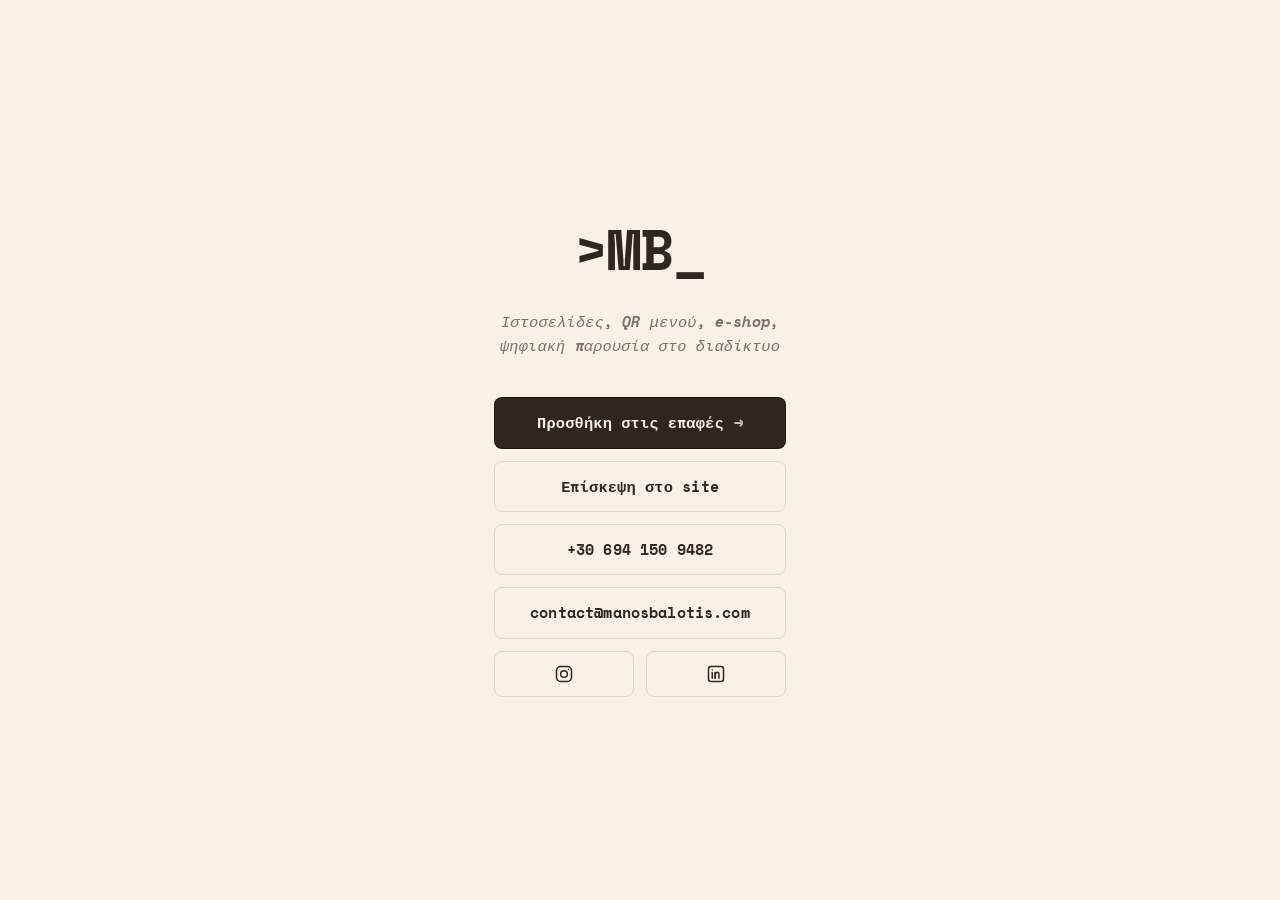
<file: card/index.html>
<!doctype html>
<html lang="el">

<head>
  <meta charset="utf-8" />
  <meta name="viewport" content="width=device-width,initial-scale=1" />
  <meta name="robots" content="noindex, nofollow, noarchive, nosnippet" />
  <link rel="icon" type="image/png" href="../assets/images/logo.png" />
  <link rel="apple-touch-icon" href="../assets/images/logo.png" />
  <title>Manos Balotis</title>
  <link rel="preconnect" href="https://fonts.googleapis.com">
  <link rel="preconnect" href="https://fonts.gstatic.com" crossorigin>
  <link rel="stylesheet"
    href="https://fonts.googleapis.com/css2?family=Space+Mono:ital,wght@0,400;0,700;1,400;1,700&display=swap" />
  <link rel="stylesheet" href="../assets/css/main.css" />
  <style>
    body{
      display: flex;
      align-items: center;
      justify-content: center;
      min-height: 100svh;
    }
    .card-page{
      width: 100%;
      max-width: 360px;
      padding: var(--pad);
      display: grid;
      justify-items: center;
      gap: 40px;
      text-align: center;
    }
    .card-intro{
      display: grid;
      justify-items: center;
      gap: 14px;
    }
    .card-mark{
      font-size: clamp(40px, 12vw, 56px);
      font-weight: 700;
      letter-spacing: -0.02em;
    }
    .card-tagline{
      margin: 0;
      font-style: italic;
      color: var(--muted);
      line-height: 1.55;
    }
    .card-links{
      display: grid;
      width: 100%;
      gap: 12px;
    }
    .card-links .btn{
      width: 100%;
      justify-content: center;
    }
    .card-socials{
      display: grid;
      grid-template-columns: 1fr 1fr;
      gap: 12px;
    }
    .card-socials .btn{
      padding: 12px;
    }
  </style>
</head>

<body>
  <div class="card-page">
    <div class="card-intro">
      <div class="card-mark">&gt;MB_</div>
      <p class="card-tagline">Ιστοσελίδες, QR μενού, e-shop,<br />ψηφιακή παρουσία στο διαδίκτυο</p>
    </div>

    <div class="card-links">
      <a class="btn primary" href="manos-balotis.vcf">
        Προσθήκη στις επαφές <span class="arrow" aria-hidden="true">→</span>
      </a>
      <a class="btn" href="https://manosbalotis.com" target="_blank" rel="noopener noreferrer">
        Επίσκεψη στο site
      </a>
      <a class="btn" href="tel:+306941509482">+30 694 150 9482</a>
      <a class="btn" href="mailto:contact@manosbalotis.com">contact@manosbalotis.com</a>

      <div class="card-socials">
        <a class="btn" href="https://www.instagram.com/manosbalotis_dev?igsh=MXdxbnR5ZmgydG1kNQ%3D%3D&amp;utm_source=qr"
          target="_blank" rel="noopener noreferrer" aria-label="Instagram">
          <svg width="20" height="20" viewBox="0 0 24 24" fill="none" stroke="currentColor" stroke-width="1.8"
            stroke-linecap="round" stroke-linejoin="round" aria-hidden="true">
            <rect x="3" y="3" width="18" height="18" rx="5"></rect>
            <circle cx="12" cy="12" r="4"></circle>
            <circle cx="17.4" cy="6.6" r="0.9" fill="currentColor" stroke="none"></circle>
          </svg>
        </a>
        <a class="btn" href="https://www.linkedin.com/in/manos-balotis-3b1b2b264" target="_blank"
          rel="noopener noreferrer" aria-label="LinkedIn">
          <svg width="20" height="20" viewBox="0 0 24 24" fill="none" stroke="currentColor" stroke-width="1.8"
            stroke-linecap="round" stroke-linejoin="round" aria-hidden="true">
            <rect x="3" y="3" width="18" height="18" rx="3"></rect>
            <line x1="7.5" y1="10.3" x2="7.5" y2="17"></line>
            <circle cx="7.5" cy="6.8" r="0.9" fill="currentColor" stroke="none"></circle>
            <path d="M11 17v-4.3c0-1.7 1-2.7 2.4-2.7 1.3 0 2.1 1 2.1 2.6V17"></path>
            <line x1="11" y1="10.3" x2="11" y2="17"></line>
          </svg>
        </a>
      </div>
    </div>
  </div>
</body>

</html>
</file>
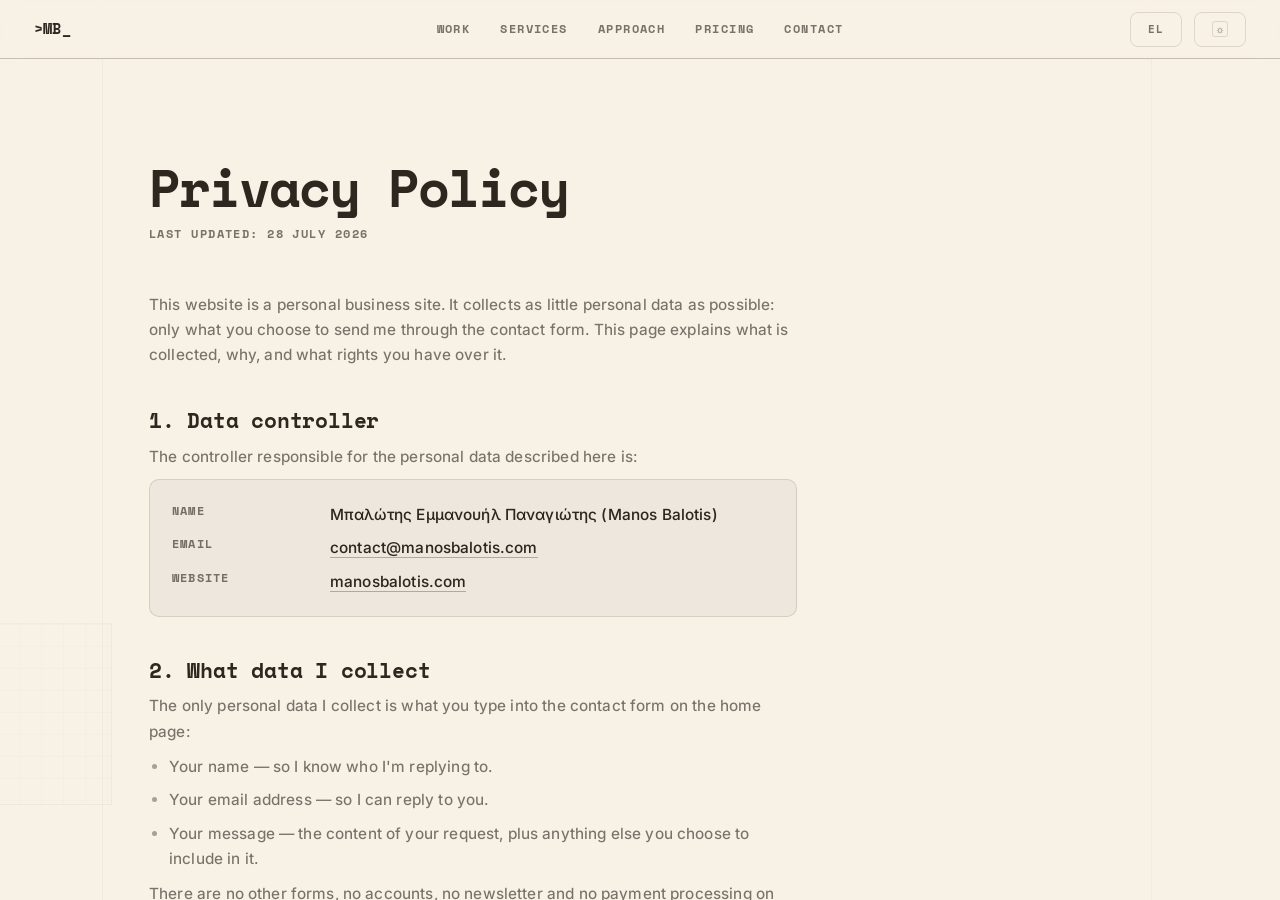
<file: privacy/index.html>
<!doctype html>
<html lang="el" class="no-js">

<head>
  <meta charset="utf-8" />
  <meta name="viewport" content="width=device-width,initial-scale=1" />
  <link rel="icon" type="image/png" href="../assets/images/logo.png" />
  <link rel="apple-touch-icon" href="../assets/images/logo.png" />
  <title data-i18n="privacy_title">Privacy Policy | Manos Balotis</title>
  <meta name="description"
    content="How manosbalotis.com handles personal data: what the contact form collects, how it is processed, how long it is kept and your rights under the GDPR." />
  <link rel="canonical" href="https://manosbalotis.com/privacy/" />
  <link rel="preconnect" href="https://fonts.googleapis.com">
  <link rel="preconnect" href="https://fonts.gstatic.com" crossorigin>
  <link rel="stylesheet"
    href="https://fonts.googleapis.com/css2?family=Space+Mono:ital,wght@0,400;0,700;1,400;1,700&family=Inter:wght@400..700&display=swap" />
  <link rel="stylesheet" href="../assets/css/main.css" />
</head>

<body>
  <header>
    <div class="container nav">
      <div class="leftnav">
        <a class="brand terminal-logo" href="/" aria-label="Go to home page">
          <span class="prompt">&gt;</span>
          <span id="brandText"></span>
          <span class="cursor">_</span>
        </a>
      </div>

      <button class="menu" id="menuToggle" type="button" aria-label="Open menu" aria-expanded="false"
        aria-controls="siteNav">
        <span class="menu-lines" aria-hidden="true"></span>
      </button>

      <nav id="siteNav" class="site-nav" aria-label="Main navigation">
        <a href="/#work" data-i18n="nav_work">Work</a>
        <a href="/#services" data-i18n="nav_services">Services</a>
        <a href="/#approach" data-i18n="nav_approach">Approach</a>
        <a href="/#pricing" data-i18n="nav_pricing">Pricing</a>
        <a href="/#contact" data-i18n="nav_contact">Contact</a>
        <div class="nav-controls">
          <button class="toggle" id="langToggle" type="button" aria-label="Toggle language">
            <span class="label" id="langLabel" aria-hidden="true">EN</span>
          </button>
          <button class="toggle" id="themeToggle" type="button" aria-label="Toggle theme">
            <span class="ico" id="themeIcon" aria-hidden="true">☼</span>
            <span class="label" id="themeLabel" data-i18n="theme_light">Light</span>
          </button>
        </div>
      </nav>

      <div class="backdrop" id="navBackdrop" hidden></div>

      <div class="rightnav">
        <button class="toggle" id="langToggleDesktop" type="button" aria-label="Toggle language">
          <span class="label">EN</span>
        </button>
        <button class="toggle" id="themeToggleDesktop" type="button" aria-label="Toggle theme">
          <span class="ico">☼</span>
        </button>
      </div>
    </div>

    <div class="progress" aria-hidden="true"><i id="progressBar"></i></div>
  </header>

  <main id="top">

    <section class="legal" aria-label="Privacy Policy">
      <div class="container">

        <div class="legal-head">
          <h1 data-i18n="pp_h1">Privacy Policy</h1>
          <div class="legal-updated" data-i18n="pp_updated">Last updated: 28 July 2026</div>
        </div>

        <div class="legal-body">

          <div class="legal-block">
            <p data-i18n="pp_intro">This website is a personal business site. It collects as little personal data as
              possible: only what you choose to send me through the contact form. This page explains what is collected,
              why, and what rights you have over it.</p>
          </div>

          <!-- 1. CONTROLLER -->
          <div class="legal-block">
            <h2 data-i18n="pp_controller_title">1. Data controller</h2>
            <p data-i18n="pp_controller_body">The controller responsible for the personal data described here is:</p>
            <div class="legal-card">
              <dl>
                <dt data-i18n="pp_controller_label_name">Name</dt>
                <dd data-i18n="pp_controller_name">Μπαλώτης Εμμανουήλ Παναγιώτης (Manos Balotis)</dd>
                <dt data-i18n="pp_controller_label_email">Email</dt>
                <dd><a href="mailto:contact@manosbalotis.com">contact@manosbalotis.com</a></dd>
                <dt data-i18n="pp_controller_label_site">Website</dt>
                <dd><a href="/">manosbalotis.com</a></dd>
              </dl>
            </div>
          </div>

          <!-- 2. WHAT DATA -->
          <div class="legal-block">
            <h2 data-i18n="pp_data_title">2. What data I collect</h2>
            <p data-i18n="pp_data_body">The only personal data I collect is what you type into the contact form on the
              home page:</p>
            <ul>
              <li data-i18n="pp_data_li_name">Your name — so I know who I'm replying to.</li>
              <li data-i18n="pp_data_li_email">Your email address — so I can reply to you.</li>
              <li data-i18n="pp_data_li_message">Your message — the content of your request, plus anything else you
                choose to include in it.</li>
            </ul>
            <p data-i18n="pp_data_note">There are no other forms, no accounts, no newsletter and no payment processing
              on this website. Please do not send sensitive personal data (health data, ID numbers, financial details)
              through the contact form.</p>
          </div>

          <!-- 3. PROCESSING -->
          <div class="legal-block">
            <h2 data-i18n="pp_processing_title">3. How your data is processed</h2>
            <p data-i18n="pp_processing_body">The contact form is handled by EmailJS, a service that turns the form
              submission directly into an email. When you press Send, your name, email and message are transmitted by
              EmailJS and delivered to my inbox at contact@manosbalotis.com.</p>
            <p data-i18n="pp_processing_body2">This website has no database and no server-side storage of its own:
              nothing you submit is saved on the website itself. EmailJS acts as a processor for the delivery of that
              message; their own handling of it is described in their privacy policy.</p>
            <p data-i18n="pp_processing_hosting">The site is hosted on Cloudflare Pages. As the hosting provider,
              Cloudflare processes technical connection data (such as IP address and browser user agent) in order to
              serve the pages and protect the site against abuse. I do not have access to that data as an identifiable
              record of you.</p>
          </div>

          <!-- 4. PURPOSE -->
          <div class="legal-block">
            <h2 data-i18n="pp_purpose_title">4. Purpose and legal basis</h2>
            <p data-i18n="pp_purpose_body">Your data is used for one purpose only: to read your message and reply to
              your enquiry, and — if we go on to work together — to continue that conversation about your project. It is
              never used for advertising, profiling or automated decision-making, and it is never sold or shared for
              marketing.</p>
            <p data-i18n="pp_purpose_basis">The legal basis under the GDPR is your consent, given by choosing to submit
              the form (Art. 6(1)(a)), and, where your message concerns a possible or existing project, steps taken at
              your request prior to or under a contract (Art. 6(1)(b)).</p>
          </div>

          <!-- 5. RETENTION -->
          <div class="legal-block">
            <h2 data-i18n="pp_retention_title">5. How long it is kept</h2>
            <p data-i18n="pp_retention_body">Your message exists only as an email in my inbox. It is not copied into any
              database, CRM or mailing list. I keep enquiry emails for as long as they are useful for the conversation
              they belong to, and delete them when they no longer are — or straight away, if you ask me to.</p>
            <p data-i18n="pp_retention_note">Where an enquiry leads to an actual project, related correspondence may be
              kept for as long as needed for that project and for any legal or tax obligations that follow from it.</p>
          </div>

          <!-- 6. COOKIES -->
          <div class="legal-block">
            <h2 data-i18n="pp_cookies_title">6. Cookies and tracking</h2>
            <p data-i18n="pp_cookies_body">This website uses no analytics, no tracking cookies, no advertising pixels
              and no third-party trackers of any kind. Your language and theme (light/dark) preferences are stored
              locally in your own browser, so the site looks the way you left it. That information never leaves your
              device and is not personal data I can see — you can clear it at any time from your browser settings.</p>
          </div>

          <!-- 7. RIGHTS -->
          <div class="legal-block">
            <h2 data-i18n="pp_rights_title">7. Your rights under the GDPR</h2>
            <p data-i18n="pp_rights_body">If you have sent me a message, you have the following rights over that data:
            </p>
            <ul>
              <li data-i18n="pp_rights_li_access">Access — to ask what data of yours I hold and receive a copy of it.
              </li>
              <li data-i18n="pp_rights_li_rect">Rectification — to have inaccurate or incomplete data corrected.</li>
              <li data-i18n="pp_rights_li_erase">Erasure — to have your message and details deleted from my inbox.</li>
              <li data-i18n="pp_rights_li_restrict">Restriction — to ask that I limit how your data is used.</li>
              <li data-i18n="pp_rights_li_object">Objection — to object to the processing of your data.</li>
              <li data-i18n="pp_rights_li_portability">Portability — to receive your data in a common, machine-readable
                format.</li>
              <li data-i18n="pp_rights_li_withdraw">Withdrawal of consent — at any time, without affecting processing
                already carried out.</li>
            </ul>
            <p data-i18n="pp_rights_how">To exercise any of these, email contact@manosbalotis.com. I'll respond within
              one month, as required by the GDPR. Since the only data I hold is the email you sent me, requests are
              usually handled the same day.</p>
            <p data-i18n="pp_rights_complaint">You also have the right to lodge a complaint with a supervisory
              authority. In Greece this is the Hellenic Data Protection Authority (dpa.gr).</p>
          </div>

          <!-- 8. CHANGES -->
          <div class="legal-block">
            <h2 data-i18n="pp_changes_title">8. Changes to this policy</h2>
            <p data-i18n="pp_changes_body">If the way this website handles data changes, this page is updated and the
              date at the top changes with it. There is no mailing list to notify, so the current version here is always
              the one that applies.</p>
          </div>

          <!-- 9. CONTACT -->
          <div class="legal-block">
            <h2 data-i18n="pp_contact_title">9. Contact</h2>
            <p data-i18n="pp_contact_body">Questions about this policy, or about anything you've sent me, go to
              contact@manosbalotis.com.</p>
          </div>

        </div>

        <div class="legal-back">
          <a class="btn" href="/" data-i18n="pp_back" data-i18n-html>Back to home <span class="arrow"
              aria-hidden="true">→</span></a>
        </div>
      </div>

      <footer class="site-footer">
        <div class="container">
          <div class="footgrid">
            <div class="footcol footcol--brand">
              <span class="footbrand"><span class="prompt">&gt;</span>Manos Balotis<span class="cursor">_</span></span>
              <p data-i18n="footer_tagline">Websites, e-shops and booking tools for local businesses.</p>
              <div class="footalso">
                <span data-i18n="footer_also">See also:</span>
                <a href="https://billmate-app.com" target="_blank" rel="noopener noreferrer" aria-label="Obol">
                  <img src="/assets/images/obol-logo.png" alt="Obol" width="2397" height="950" loading="lazy">
                </a>
              </div>
            </div>
            <div class="footcol" role="navigation" aria-label="Footer navigation">
              <h4 data-i18n="footer_nav_title">Navigate</h4>
              <a href="/#work" data-i18n="nav_work">Work</a>
              <a href="/#services" data-i18n="nav_services">Services</a>
              <a href="/#pricing" data-i18n="nav_pricing">Pricing</a>
              <a href="/#contact" data-i18n="nav_contact">Contact</a>
              <a href="/privacy/" data-i18n="footer_privacy">Privacy Policy</a>
            </div>
            <div class="footcol">
              <h4 data-i18n="footer_products_title">Products</h4>
              <a href="https://vitrina.manosbalotis.com" target="_blank" rel="noopener noreferrer"><span class="prompt">&gt;</span>Vitrina<span class="cursor">_</span></a>
              <span class="footsoon"><span class="prompt">&gt;</span>Ora<span class="cursor">_</span> <em data-i18n="products_status_soon">Coming soon</em></span>
            </div>
            <div class="footcol">
              <h4 data-i18n="footer_contact_title">Contact</h4>
              <a href="https://www.linkedin.com/in/manos-balotis-3b1b2b264" target="_blank" rel="noopener noreferrer">LinkedIn</a>
              <a href="https://www.instagram.com/manosbalotis_dev" target="_blank" rel="noopener noreferrer">Instagram</a>
              <a href="mailto:contact@manosbalotis.com">Email</a>
            </div>
          </div>
          <div class="footrow">
            <span>© <span id="year"></span> <span data-i18n="footer_rights">MANOS BALOTIS - ALL RIGHTS RESERVED</span></span>
            <span class="footcredit" data-i18n="footer_credit">Designed and Developed (Obviously) by me! :p</span>
          </div>
        </div>
      </footer>
    </section>

  </main>

  <script>document.documentElement.classList.remove('no-js');</script>

  <button id="backToTop" class="back-to-top" aria-label="Back to top">↑</button>

  <script type="module" src="../assets/js/main.js"></script>
</body>

</html>
</file>
<file: assets/css/main.css>
/* Path: me/assets/css/main.css */

/* Keep one CSS entrypoint for easy linking. */
/* Order matters. */
@import url("./tokens.css");
@import url("./base.css");
@import url("./layout.css");
@import url("./components/hero.css");
@import url("./components/work.css");
@import url("./components/products.css");
@import url("./components/services.css");
@import url("./components/pricing.css");
@import url("./components/approach.css");
@import url("./components/contact.css");
@import url("./components/legal.css");
@import url("./responsive.css");
@import url("./tweaks.css");
</file>
